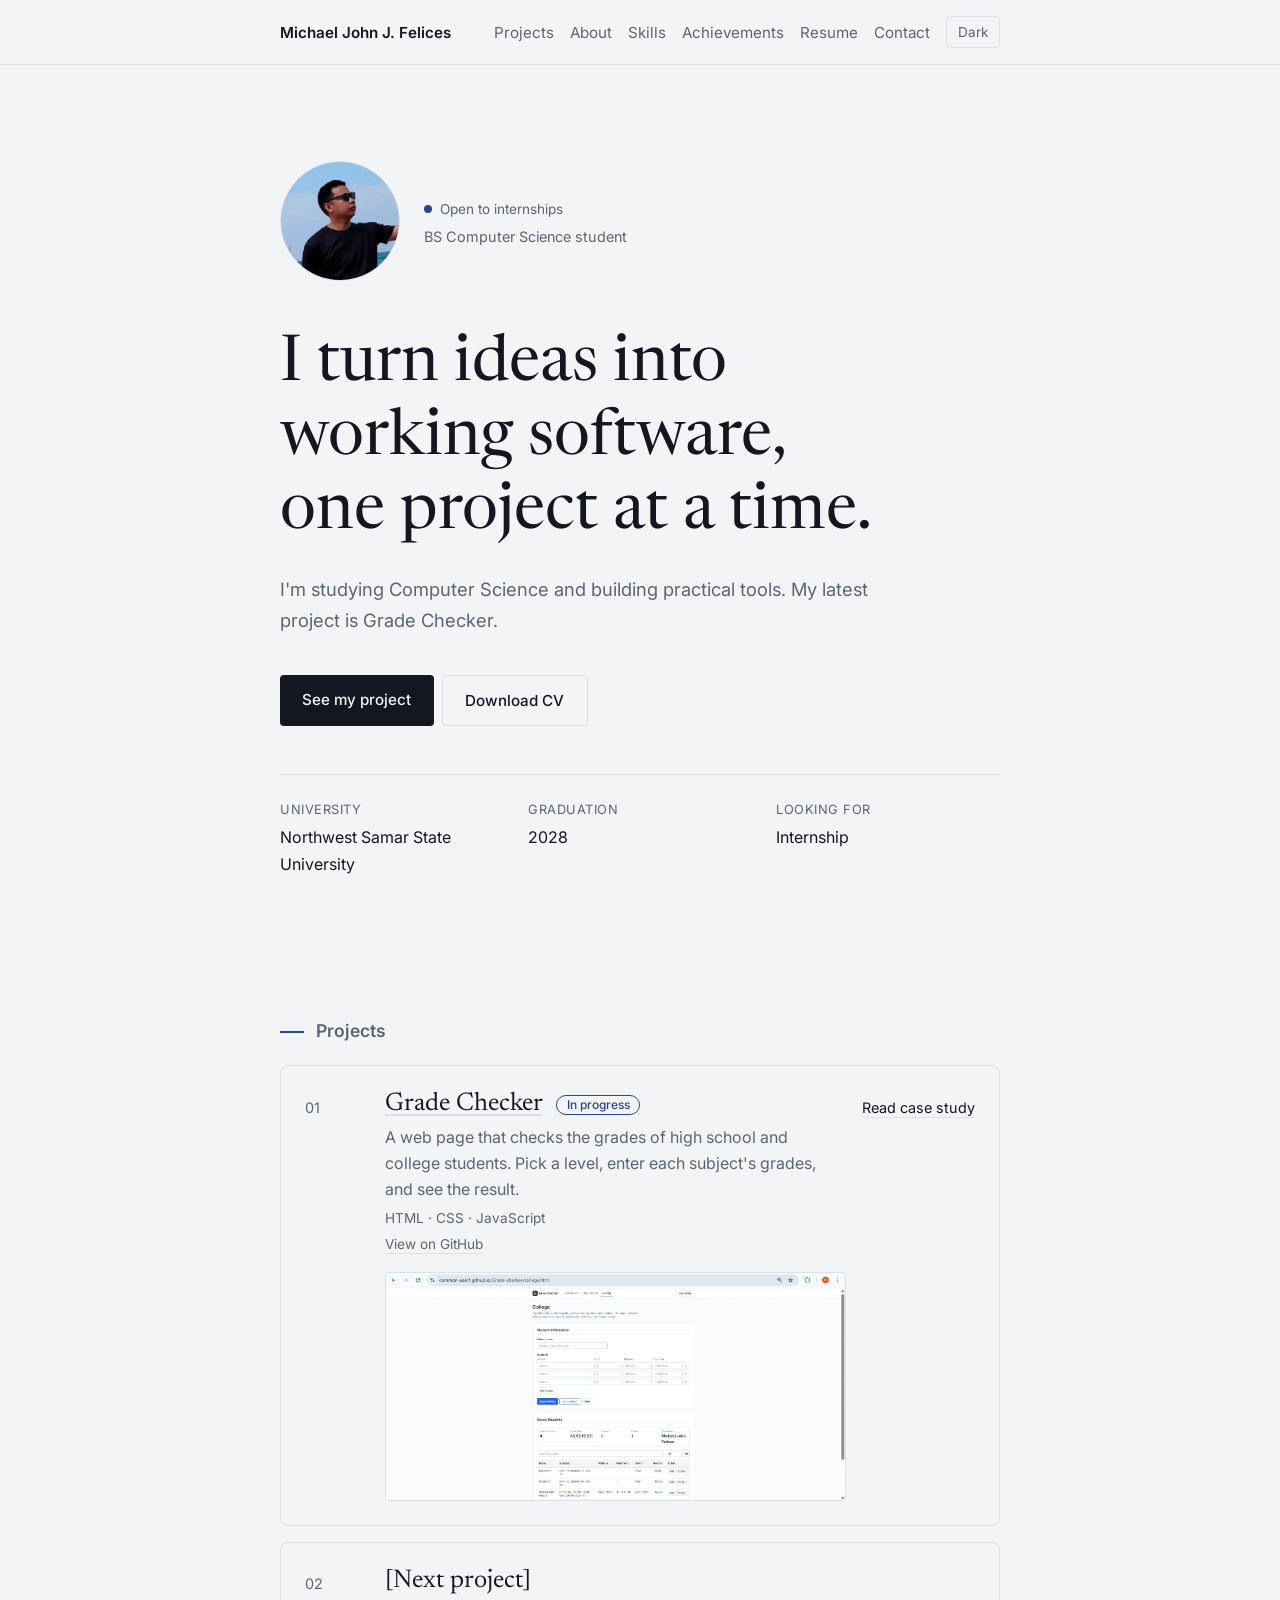
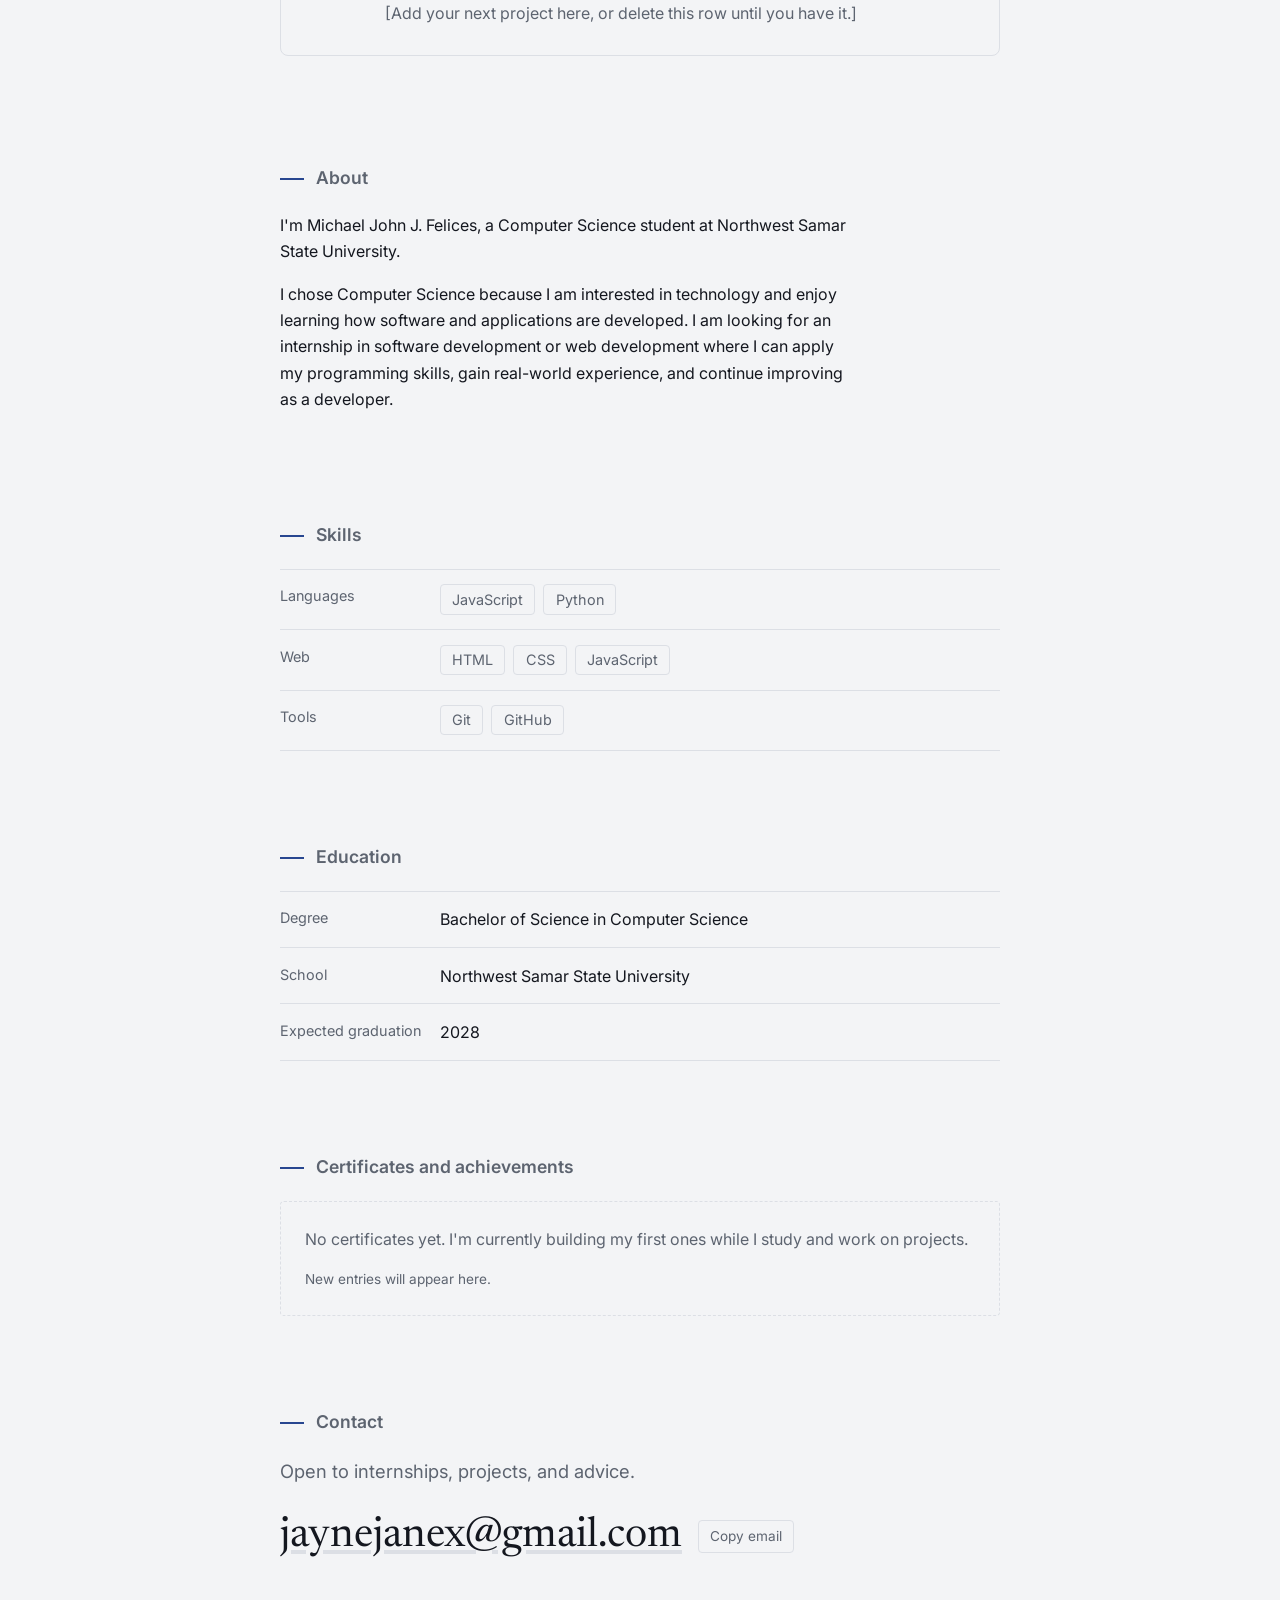
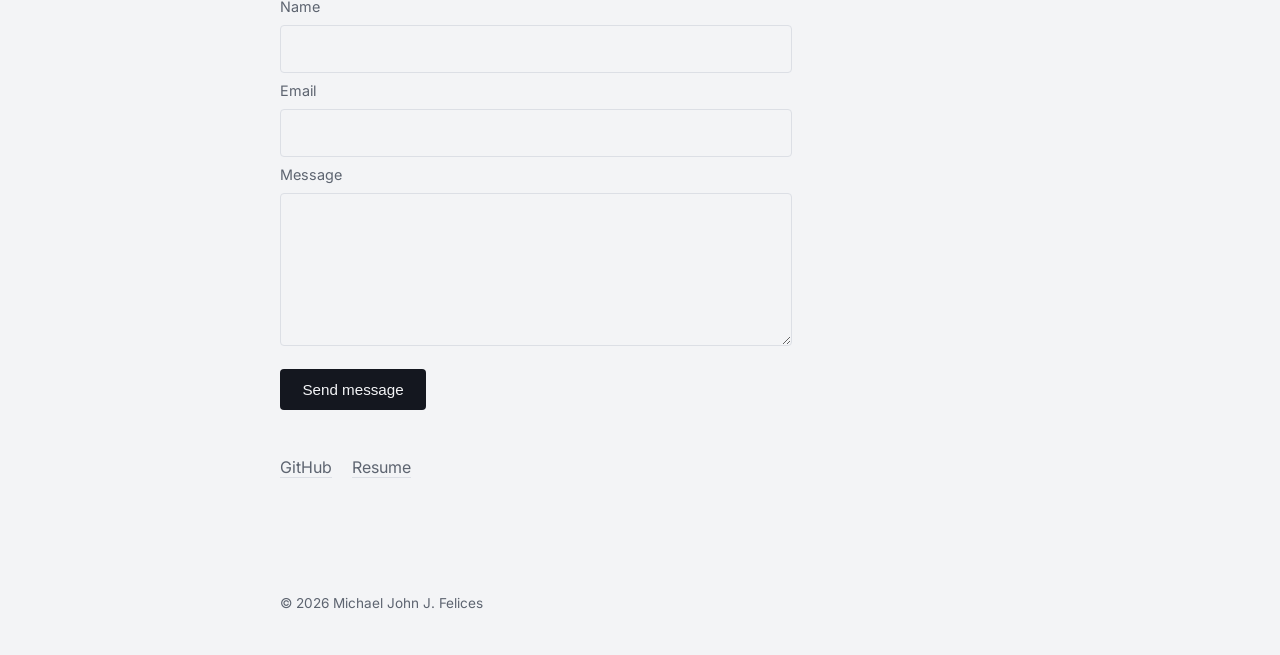
<file: index.html>
<!DOCTYPE html>
<html lang="en">
<head>
  <meta charset="UTF-8">
  <meta name="viewport" content="width=device-width, initial-scale=1">
  <title>Michael John J. Felices — Computer Science Student</title>
  <meta name="description" content="Portfolio of Michael John J. Felices, a Bachelor of Science in Computer Science student.">
  <meta property="og:title" content="Michael John J. Felices — Computer Science Student">
  <meta property="og:description" content="Portfolio of a Bachelor of Science in Computer Science student.">
  <meta property="og:type" content="website">
  <meta property="og:url" content="https://common-user1.github.io/Portfolio/">
  <meta property="og:image" content="https://common-user1.github.io/Portfolio/assets/og-image.jpg">
  <meta property="og:image:width" content="1200">
  <meta property="og:image:height" content="630">
  <meta property="og:image:alt" content="Michael John J. Felices, BS Computer Science student">
  <meta name="twitter:card" content="summary_large_image">
  <meta name="author" content="Michael John J. Felices">
  <meta name="google-site-verification" content="HoCUYy__B5C7-MtmdukjYqiQRckSUj_-kcW7W5-4pVY" />
  <link rel="canonical" href="https://common-user1.github.io/Portfolio/">
  <script>
    /* Apply the saved theme before the page paints (avoids a flash) */
    try { var t = localStorage.getItem('theme'); if (t) document.documentElement.dataset.theme = t; } catch (e) {}
  </script>
  <link rel="icon" href="data:image/svg+xml,<svg xmlns=%27http://www.w3.org/2000/svg%27 viewBox=%270 0 32 32%27><rect width=%2732%27 height=%2732%27 rx=%276%27 fill=%27%23274690%27/><text x=%2716%27 y=%2722%27 font-size=%2714%27 text-anchor=%27middle%27 fill=%27white%27 font-family=%27sans-serif%27 font-weight=%27600%27>MF</text></svg>">
  <link rel="preconnect" href="https://fonts.googleapis.com">
  <link rel="preconnect" href="https://fonts.gstatic.com" crossorigin>
  <link rel="preload" as="style" href="https://fonts.googleapis.com/css2?family=Inter:wght@400;500;600&family=Newsreader&display=swap" onload="this.onload=null;this.rel='stylesheet'">
  <noscript><link rel="stylesheet" href="https://fonts.googleapis.com/css2?family=Inter:wght@400;500;600&family=Newsreader&display=swap"></noscript>
  <link rel="stylesheet" href="css/style.css">
</head>
<body>

  <a class="skip-link" href="#top">Skip to content</a>

  <header class="site-header">
    <a class="logo" href="#top">Michael John J. Felices</a>
    <button class="menu-toggle btn-quiet" id="menu-toggle" type="button" aria-expanded="false" aria-controls="site-nav">Menu</button>
    <nav id="site-nav" aria-label="Main">
      <a href="#projects">Projects</a>
      <a href="#about">About</a>
      <a href="#skills">Skills</a>
      <a href="#achievements">Achievements</a>
      <a href="resume.html">Resume</a>
      <a href="#contact">Contact</a>
      <button class="btn-quiet" id="theme-toggle" type="button">Dark</button>
    </nav>
  </header>

  <main id="top">

    <section class="hero container">
      <div class="hero-top">
        <img class="avatar" src="assets/profile.webp" width="120" height="120" alt="Portrait of Michael John J. Felices">
        <div>
          <p class="badge">Open to internships</p>
          <p class="eyebrow">BS Computer Science student</p>
        </div>
      </div>
      <h1>I turn ideas into working software, one project at a time.</h1>
      <p class="lead">I'm studying Computer Science and building practical tools. My latest project is Grade Checker.</p>
      <div class="hero-actions">
        <a class="button" href="#projects">See my project</a>
        <a class="button button-ghost" href="assets/Felices-CV.pdf" download>Download CV</a>
      </div>
      <dl class="hero-facts">
        <div><dt>University</dt><dd>Northwest Samar State University</dd></div>
        <div><dt>Graduation</dt><dd>2028</dd></div>
        <div><dt>Looking for</dt><dd>Internship</dd></div>
      </dl>
    </section>

    <!-- EDIT: add each new project as another <li class="work-item reveal"> row. -->
    <section id="projects" class="container section">
      <h2 class="section-title reveal">Projects</h2>
      <ul class="work-list">
        <li class="work-item reveal">
          <span class="work-year">01</span>
          <div class="work-body">
            <h3><a href="grade-checker.html">Grade Checker</a> <span class="status">In progress</span></h3>
            <p>A web page that checks the grades of high school and college students. Pick a level, enter each subject's grades, and see the result.</p>
            <p class="tags">HTML · CSS · JavaScript</p>
            <p class="tags"><a href="https://github.com/Common-User1/Grade-checker">View on GitHub</a></p>
          <a href="grade-checker.html">
              <img class="work-thumb" src="assets/grade-checker.webp" width="1365" height="676" loading="lazy" alt="...">
            </a>
          </div>
          <a class="work-link" href="grade-checker.html">Read case study</a>
        </li>
        <li class="work-item no-link reveal">
          <span class="work-year">02</span>
          <div class="work-body">
            <h3>[Next project]</h3>
            <p>[Add your next project here, or delete this row until you have it.]</p>
          </div>
        </li>
      </ul>
    </section>

    <section id="about" class="container section about">
      <h2 class="section-title reveal">About</h2>
      <div class="about-body reveal">
        <p>I'm Michael John J. Felices, a Computer Science student at Northwest Samar State University.</p>
        <p>I chose Computer Science because I am interested in technology and enjoy learning how software and applications are developed. I am looking for an internship in software development or web development where I can apply my programming skills, gain real-world experience, and continue improving as a developer.</p>        
      </div>
    </section>

    <section id="skills" class="container section">
      <h2 class="section-title reveal">Skills</h2>
      <dl class="facts reveal">
        <div><dt>Languages</dt><dd><ul class="chips"><li>JavaScript</li><li>Python</li></ul></dd></div>
        <div><dt>Web</dt><dd><ul class="chips"><li>HTML</li><li>CSS</li><li>JavaScript</li></ul></dd></div>
        <div><dt>Tools</dt><dd><ul class="chips"><li>Git</li><li>GitHub</li></ul></dd></div>
      </dl>
    </section>

    <section id="education" class="container section">
      <h2 class="section-title reveal">Education</h2>
      <dl class="facts reveal">
        <div><dt>Degree</dt><dd>Bachelor of Science in Computer Science</dd></div>
        <div><dt>School</dt><dd>Northwest Samar State University</dd></div>
        <div><dt>Expected graduation</dt><dd>2028</dd></div>
      </dl>
    </section>

    <section id="achievements" class="container section">
      <h2 class="section-title reveal">Certificates and achievements</h2>
      <div class="empty-state reveal">
        <p>No certificates yet. I'm currently building my first ones while I study and work on projects.</p>
        <p class="tags">New entries will appear here.</p>
      </div>
      <!-- EDIT: when you have a certificate, replace the empty-state div above with:
      <dl class="facts reveal">
        <div><dt>2026</dt><dd>Certificate name, issuer</dd></div>
      </dl>
      -->
    </section>

    <section id="contact" class="container section contact">
      <h2 class="section-title reveal">Contact</h2>
      <div class="reveal">
        <p class="lead">Open to internships, projects, and advice.</p>
        <div class="contact-actions">
          <a class="email" id="email-link" href="mailto:jaynejanex@gmail.com">jaynejanex@gmail.com</a>
          <button class="btn-quiet" id="copy-email" type="button">Copy email</button>
        </div>
        <form class="contact-form" id="contact-form" action="https://formspree.io/f/xnppoapl" method="POST">
          <label for="name">Name</label>
          <input id="name" name="name" type="text" required autocomplete="name">
          <label for="email">Email</label>
          <input id="email" name="email" type="email" required autocomplete="email">
          <label for="message">Message</label>
          <textarea id="message" name="message" rows="5" required></textarea>
          <input type="text" name="_gotcha" style="display:none" tabindex="-1" autocomplete="off">
          <button class="button" type="submit">Send message</button>
          <p class="form-status" id="form-status" role="status"></p>
        </form>

        <p class="social"><a href="https://github.com/Common-User1" rel="me noopener">GitHub</a> <a href="resume.html">Resume</a></p>
      </div>
    </section>

  </main>

  <footer class="site-footer container">
    <p>© <span id="year"></span> Michael John J. Felices</p>
  </footer>

  <script src="js/main.js"></script>
</body>
</html>
</file>
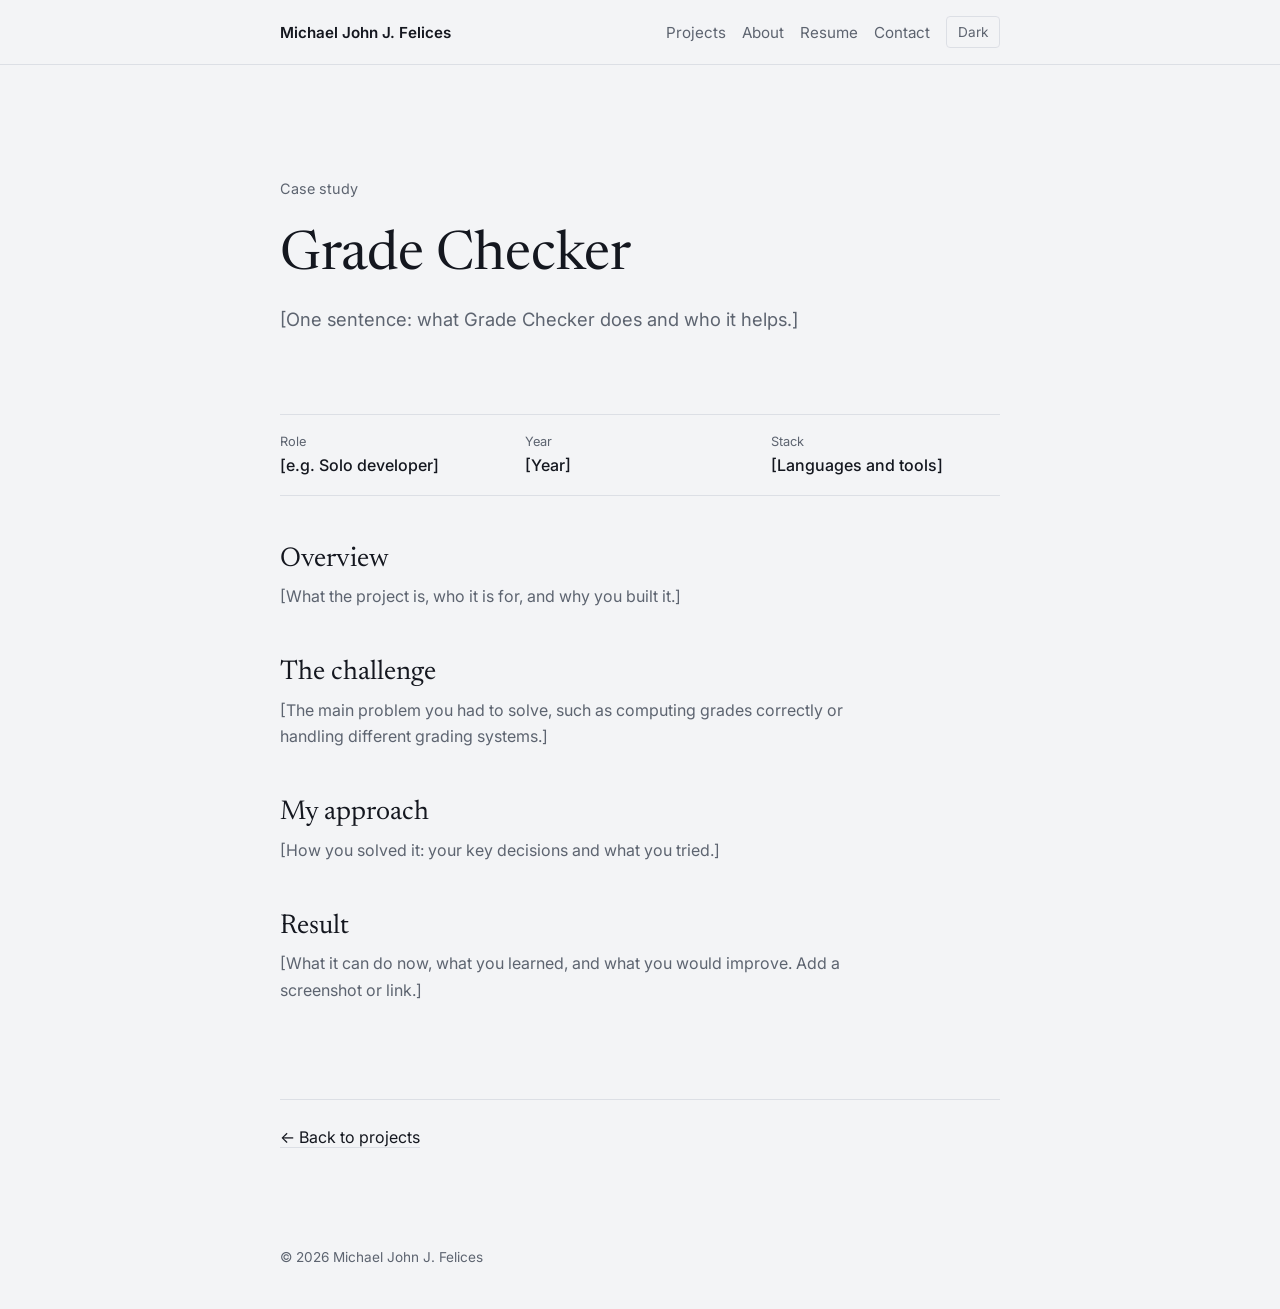
<file: grade-checker.html>
<!DOCTYPE html>
<html lang="en">
<head>
  <meta charset="UTF-8">
  <meta name="viewport" content="width=device-width, initial-scale=1">
  <title>Grade Checker — Michael John J. Felices</title>
  <meta name="description" content="Case study: Grade Checker, a project by Michael John J. Felices.">
  <script>
    try { var t = localStorage.getItem('theme'); if (t) document.documentElement.dataset.theme = t; } catch (e) {}
  </script>
  <link rel="icon" href="data:image/svg+xml,<svg xmlns=%27http://www.w3.org/2000/svg%27 viewBox=%270 0 32 32%27><rect width=%2732%27 height=%2732%27 rx=%276%27 fill=%27%23274690%27/><text x=%2716%27 y=%2722%27 font-size=%2714%27 text-anchor=%27middle%27 fill=%27white%27 font-family=%27sans-serif%27 font-weight=%27600%27>MF</text></svg>">
  <link rel="preconnect" href="https://fonts.googleapis.com">
  <link rel="preconnect" href="https://fonts.gstatic.com" crossorigin>
  <link href="https://fonts.googleapis.com/css2?family=Inter:wght@400;500;600&family=Newsreader&display=swap" rel="stylesheet">
  <link rel="stylesheet" href="css/style.css">
</head>
<body>
  <header class="site-header">
    <a class="logo" href="index.html">Michael John J. Felices</a>
    <nav aria-label="Main">
      <a href="index.html#projects">Projects</a>
      <a href="index.html#about">About</a>
      <a href="resume.html">Resume</a>
      <a href="index.html#contact">Contact</a>
      <button class="btn-quiet" id="theme-toggle" type="button">Dark</button>
    </nav>
  </header>
  <main>
    <article class="container case">
      <div class="page-intro">
        <p class="eyebrow">Case study</p>
        <h1>Grade Checker</h1>
        <p class="lead">[One sentence: what Grade Checker does and who it helps.]</p>
      </div>
      <dl class="meta">
        <div><dt>Role</dt><dd>[e.g. Solo developer]</dd></div>
        <div><dt>Year</dt><dd>[Year]</dd></div>
        <div><dt>Stack</dt><dd>[Languages and tools]</dd></div>
      </dl>
      <h2>Overview</h2>
      <p>[What the project is, who it is for, and why you built it.]</p>
      <h2>The challenge</h2>
      <p>[The main problem you had to solve, such as computing grades correctly or handling different grading systems.]</p>
      <h2>My approach</h2>
      <p>[How you solved it: your key decisions and what you tried.]</p>
      <h2>Result</h2>
      <p>[What it can do now, what you learned, and what you would improve. Add a screenshot or link.]</p>
      <nav class="case-nav" aria-label="Case study"><a href="index.html#projects">← Back to projects</a></nav>
    </article>
  </main>
  <footer class="site-footer container"><p>© <span id="year"></span> Michael John J. Felices</p></footer>
  <script src="js/main.js"></script>
</body>
</html>
</file>
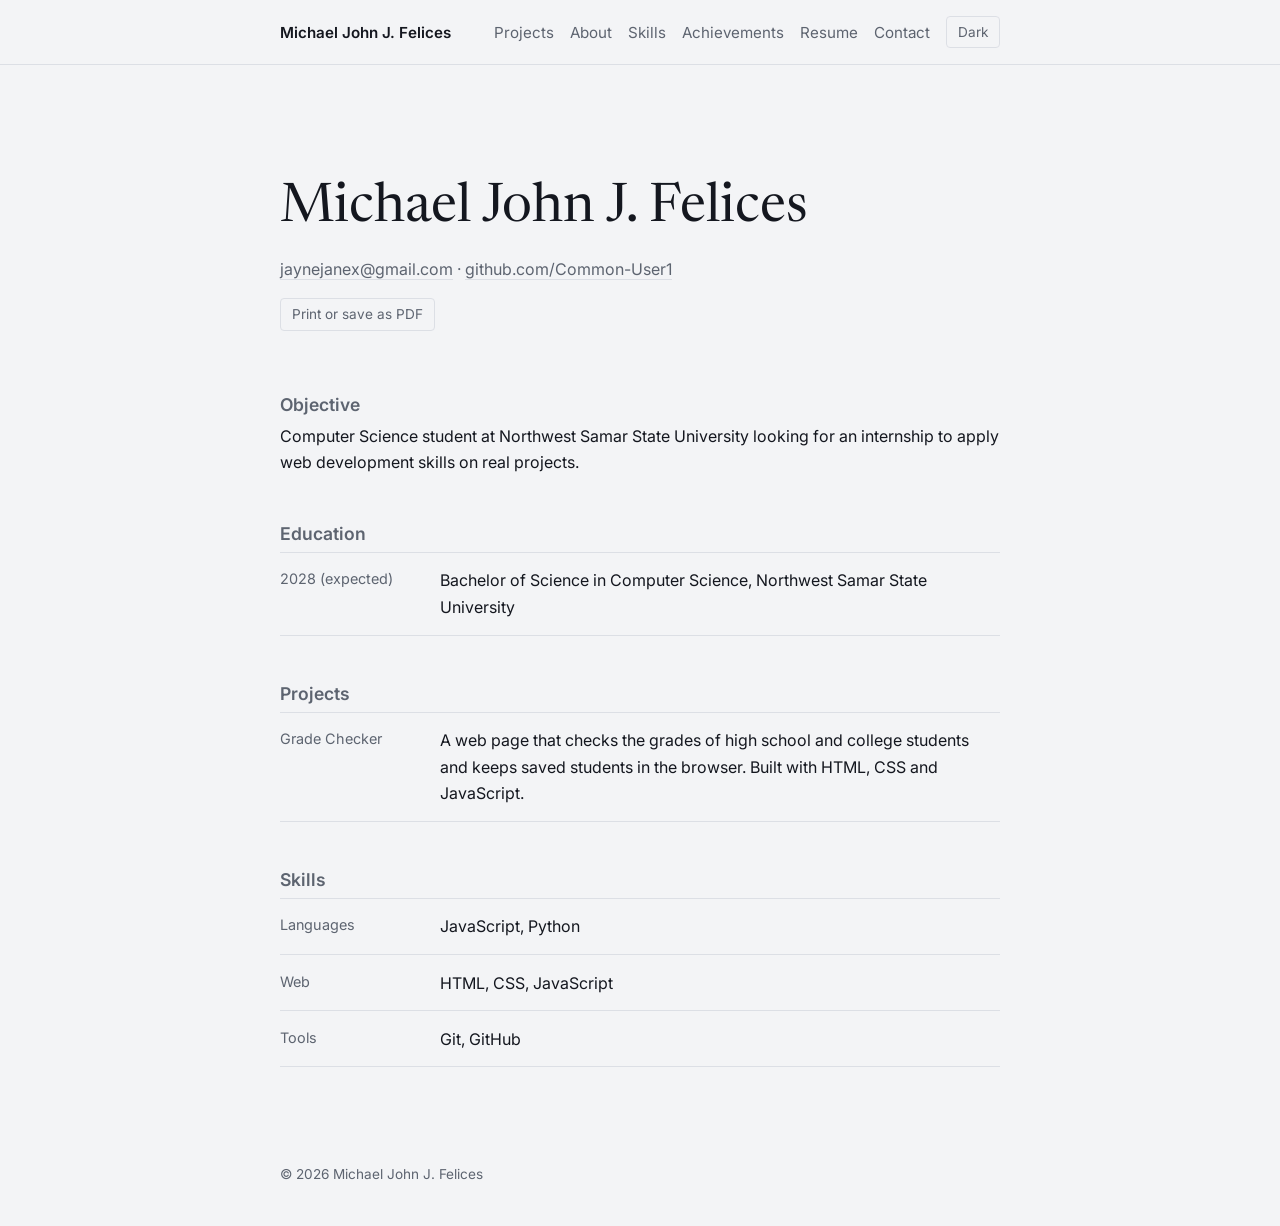
<file: resume.html>
<!DOCTYPE html>
<html lang="en">
<head>
  <meta charset="UTF-8">
  <meta name="viewport" content="width=device-width, initial-scale=1">
  <title>Resume — Michael John J. Felices</title>
  <meta name="description" content="Resume of Michael John J. Felices, Bachelor of Science in Computer Science student.">
  <script>
    try { var t = localStorage.getItem('theme'); if (t) document.documentElement.dataset.theme = t; } catch (e) {}
  </script>
  <link rel="icon" href="data:image/svg+xml,<svg xmlns=%27http://www.w3.org/2000/svg%27 viewBox=%270 0 32 32%27><rect width=%2732%27 height=%2732%27 rx=%276%27 fill=%27%23274690%27/><text x=%2716%27 y=%2722%27 font-size=%2714%27 text-anchor=%27middle%27 fill=%27white%27 font-family=%27sans-serif%27 font-weight=%27600%27>MF</text></svg>">
  <link rel="preconnect" href="https://fonts.googleapis.com">
  <link rel="preconnect" href="https://fonts.gstatic.com" crossorigin>
  <link href="https://fonts.googleapis.com/css2?family=Inter:wght@400;500;600&family=Newsreader&display=swap" rel="stylesheet">
  <link rel="stylesheet" href="css/style.css">
</head>
<body>
  <header class="site-header">
    <a class="logo" href="index.html">Michael John J. Felices</a>
    <nav aria-label="Main">
      <a href="index.html#projects">Projects</a>
      <a href="index.html#about">About</a>
      <a href="index.html#skills">Skills</a>
      <a href="index.html#achievements">Achievements</a>
      <a href="resume.html">Resume</a>
      <a href="index.html#contact">Contact</a>
      <button class="btn-quiet" id="theme-toggle" type="button">Dark</button>
    </nav>
  </header>
  <main>
    <article class="container resume">
      <div class="page-intro">
        <h1>Michael John J. Felices</h1>
        <p class="resume-contact"><a href="mailto:jaynejanex@gmail.com">jaynejanex@gmail.com</a> · <a href="https://github.com/Common-User1" rel="me noopener">github.com/Common-User1</a></p>
        <button class="btn-quiet no-print" id="print-btn" type="button">Print or save as PDF</button>
      </div>
      <h2>Objective</h2>
      <p>Computer Science student at Northwest Samar State University looking for an internship to apply web development skills on real projects.</p>
      <h2>Education</h2>
      <dl class="facts">
        <div><dt>2028 (expected)</dt><dd>Bachelor of Science in Computer Science, Northwest Samar State University</dd></div>
      </dl>
      <h2>Projects</h2>
      <dl class="facts">
        <div><dt>Grade Checker</dt><dd>A web page that checks the grades of high school and college students and keeps saved students in the browser. Built with HTML, CSS and JavaScript.</dd></div>
      </dl>
      <h2>Skills</h2>
      <dl class="facts">
        <div><dt>Languages</dt><dd>JavaScript, Python</dd></div>
        <div><dt>Web</dt><dd>HTML, CSS, JavaScript</dd></div>
        <div><dt>Tools</dt><dd>Git, GitHub</dd></div>
      </dl>
    </article>
  </main>
  <footer class="site-footer container"><p>© <span id="year"></span> Michael John J. Felices</p></footer>
  <script src="js/main.js"></script>
</body>
</html>
</file>
<file: css/style.css>
/* ==========================================================
   1. VARIABLES — EDIT: change the whole look from here
   ========================================================== */
:root {
  --bg: #f3f4f6;
  --text: #14171f;
  --muted: #5d6470;
  --line: #dcdfe5;
  --accent: #274690;

  --font-display: "Newsreader", Georgia, serif;
  --font-body: "Inter", system-ui, -apple-system, "Segoe UI", sans-serif;

  --space-1: 0.5rem;
  --space-2: 1rem;
  --space-3: 1.5rem;
  --space-4: 3rem;
  --space-5: 6rem;
  --radius: 4px;
}

/* Dark mode: follows the device unless the visitor picks a theme */
@media (prefers-color-scheme: dark) {
  :root:not([data-theme="light"]) {
    --bg: #10131a;
    --text: #e8eaf0;
    --muted: #98a0ae;
    --line: #242a36;
    --accent: #8aa8f0;
  }
}
:root[data-theme="dark"] {
    --bg: #10131a;
    --text: #e8eaf0;
    --muted: #98a0ae;
    --line: #242a36;
    --accent: #8aa8f0;
}

/* ==========================================================
   2. BASE
   ========================================================== */
*, *::before, *::after { box-sizing: border-box; }
html { scroll-behavior: smooth; scroll-padding-top: 5rem; }
body {
  margin: 0;
  background: var(--bg);
  color: var(--text);
  font-family: var(--font-body);
  font-size: 1rem;
  line-height: 1.65;
  -webkit-font-smoothing: antialiased;
}
h1, h2, h3 { font-family: var(--font-display); font-weight: 400; line-height: 1.15; margin: 0; }
p { margin: 0 0 var(--space-2); }
a { color: inherit; text-decoration-color: var(--line); text-underline-offset: 4px; transition: color .2s, text-decoration-color .2s; }
a:hover { color: var(--accent); text-decoration-color: var(--accent); }
:focus-visible { outline: 2px solid var(--accent); outline-offset: 3px; }

/* ==========================================================
   3. LAYOUT
   ========================================================== */
.container { width: min(100% - 3rem, 720px); margin-inline: auto; }
.section { padding-block: var(--space-5) 0; }

.site-header {
  position: sticky; top: 0; z-index: 10;
  display: flex; justify-content: space-between; align-items: center;
  padding: var(--space-2) max(1.5rem, calc((100% - 720px) / 2));
  background: color-mix(in srgb, var(--bg) 92%, transparent);
  border-bottom: 1px solid var(--line);
}
.site-header nav { display: flex; gap: var(--space-3); }
.site-header nav a, .logo { text-decoration: none; font-size: 0.95rem; }
.logo { font-weight: 600; }
.site-header nav a { color: var(--muted); }
.site-header nav a:hover { color: var(--text); }

/* ==========================================================
   4. COMPONENTS
   ========================================================== */
.eyebrow { color: var(--muted); font-size: 0.9rem; margin-bottom: var(--space-3); }
.lead { color: var(--muted); font-size: 1.15rem; max-width: 34em; }
.button {
  display: inline-block; margin-top: var(--space-2);
  padding: 0.75rem 1.4rem; border-radius: var(--radius);
  background: var(--text); color: var(--bg);
  text-decoration: none; font-weight: 500; font-size: 0.95rem;
  transition: background .2s, transform .2s;
}
.button:hover { background: var(--accent); color: var(--bg); transform: translateY(-1px); }

.section-title { font-size: 1.1rem; font-family: var(--font-body); font-weight: 600; color: var(--muted); margin-bottom: var(--space-3); }
.small-title { font-family: var(--font-body); font-size: 0.95rem; font-weight: 600; margin: var(--space-3) 0 var(--space-1); }

/* ==========================================================
   5. SECTIONS
   ========================================================== */
.hero { padding-block: 9rem var(--space-2); }
.hero h1 { font-size: clamp(2.5rem, 7vw, 4rem); margin-bottom: var(--space-3); max-width: 15em; }

.work-list { list-style: none; margin: 0; padding: 0; }
.work-item {
  display: grid; grid-template-columns: 4rem 1fr auto; gap: var(--space-2);
  padding-block: var(--space-3); border-top: 1px solid var(--line);
}
.work-item:last-child { border-bottom: 1px solid var(--line); }
.work-year { color: var(--muted); font-size: 0.9rem; padding-top: 0.35rem; }
.work-body h3 { font-size: 1.6rem; margin-bottom: 0.25rem; }
.work-body p { margin-bottom: 0.25rem; color: var(--muted); }
.tags { font-size: 0.85rem; }
.work-link { font-size: 0.9rem; align-self: start; padding-top: 0.35rem; }

.about-body p { max-width: 36em; }
.tools { color: var(--muted); }

.email { font-family: var(--font-display); font-size: clamp(1.8rem, 5vw, 2.6rem); }
.social { margin-top: var(--space-2); }
.social a { margin-right: var(--space-2); color: var(--muted); }

.site-footer { padding-block: var(--space-5) var(--space-3); color: var(--muted); font-size: 0.85rem; }

/* ==========================================================
   6. MOTION — subtle reveal on scroll
   ========================================================== */
.reveal { opacity: 0; transform: translateY(12px); transition: opacity .6s ease, transform .6s ease; }
.reveal.is-visible { opacity: 1; transform: none; }

@media (prefers-reduced-motion: reduce) {
  html { scroll-behavior: auto; }
  .reveal { opacity: 1; transform: none; transition: none; }
  .button, a { transition: none; }
}

/* ==========================================================
   7. RESPONSIVE (small screens)
   ========================================================== */
@media (max-width: 560px) {
  .hero { padding-top: 6rem; }
  .work-item { grid-template-columns: 1fr; gap: 0.25rem; }
  .work-link { padding-top: var(--space-1); }
}

.work-item.no-link { grid-template-columns: 4rem 1fr; }
.hero h1 { font-weight: 400; }

/* ==========================================================
   8. BUTTONS (quiet) and header on small screens
   ========================================================== */
.btn-quiet { background: none; border: 1px solid var(--line); border-radius: var(--radius); color: var(--muted);
  font: inherit; font-size: 0.85rem; padding: 0.25rem 0.7rem; cursor: pointer; transition: color .2s, border-color .2s; }
.btn-quiet:hover { color: var(--text); border-color: var(--muted); }
.site-header { flex-wrap: wrap; gap: 0.5rem 1rem; }
.site-header nav { align-items: center; flex-wrap: wrap; gap: 0.5rem var(--space-3); }
@media (max-width: 560px) { .site-header nav { gap: 0.5rem 1rem; } .site-header nav a, .logo { font-size: 0.85rem; } }

/* ==========================================================
   9. CASE STUDY PAGE
   ========================================================== */
.page-intro { padding-block: 7rem var(--space-2); }
.page-intro h1 { font-size: clamp(2.2rem, 6vw, 3.4rem); margin-bottom: var(--space-2); }
.meta { display: grid; grid-template-columns: repeat(3, 1fr); gap: var(--space-2);
  margin-block: var(--space-4); padding-block: var(--space-2); border-block: 1px solid var(--line); }
.meta dt { color: var(--muted); font-size: 0.8rem; }
.meta dd { margin: 0; font-weight: 500; }
.case h2 { font-size: 1.7rem; margin: var(--space-4) 0 var(--space-1); }
.case p { max-width: 36em; color: var(--muted); }
.case-nav { margin-top: var(--space-5); padding-top: var(--space-3); border-top: 1px solid var(--line); }
@media (max-width: 560px) { .meta { grid-template-columns: 1fr; } }

/* ==========================================================
   10. FACT LIST (education, skills, resume)
   ========================================================== */
.facts { margin: 0; }
.facts div { display: grid; grid-template-columns: 9rem 1fr; gap: var(--space-2); padding-block: 0.9rem; border-top: 1px solid var(--line); }
.facts div:last-child { border-bottom: 1px solid var(--line); }
.facts dt { color: var(--muted); font-size: 0.9rem; }
.facts dd { margin: 0; }
@media (max-width: 560px) { .facts div { grid-template-columns: 1fr; gap: 0.15rem; } }

/* ==========================================================
   11. RESUME PAGE (screen and print)
   ========================================================== */
.resume h2 { font-size: 1.1rem; font-family: var(--font-body); font-weight: 600; color: var(--muted); margin: var(--space-4) 0 var(--space-1); }
.resume-contact { color: var(--muted); }
@media print {
  .site-header, .site-footer, .no-print { display: none !important; }
  body { background: #fff; color: #000; font-size: 11pt; }
  .container { width: 100%; }
  .page-intro { padding-top: 0; }
  .resume-contact, .facts dt, .resume h2 { color: #444; }
  a { color: #000; text-decoration: none; }
}

/* ==========================================================
   12. AVAILABILITY BADGE
   ========================================================== */
.badge { display: inline-flex; align-items: center; gap: 0.5rem; font-size: 0.85rem; color: var(--muted); margin-bottom: var(--space-3); }
.badge::before { content: ""; width: 0.5rem; height: 0.5rem; border-radius: 50%; background: var(--accent); }
.contact-actions { display: flex; align-items: center; gap: var(--space-2); flex-wrap: wrap; margin-top: var(--space-1); }

/* ---------- Secondary button ---------- */
.button-ghost { background: transparent; color: var(--text); border: 1px solid var(--line); margin-left: var(--space-1); }
.button-ghost:hover { background: transparent; color: var(--accent); border-color: var(--accent); }

/* ---------- Empty state ---------- */
.empty-state { border: 1px dashed var(--line); border-radius: var(--radius); padding: var(--space-3); color: var(--muted); }
.empty-state p:last-child { margin-bottom: 0; }

/* ---------- Contact form ---------- */
.contact-form { display: grid; gap: 0.4rem; margin-top: var(--space-3); max-width: 32rem; }
.contact-form label { font-size: 0.9rem; color: var(--muted); }
.contact-form input, .contact-form textarea {
  font: inherit; color: var(--text); background: transparent;
  border: 1px solid var(--line); border-radius: var(--radius); padding: 0.6rem 0.8rem;
}
.contact-form input:focus, .contact-form textarea:focus { outline: 2px solid var(--accent); outline-offset: 1px; }
.contact-form .button { justify-self: start; cursor: pointer; border: 0; }
.form-status { color: var(--muted); font-size: 0.9rem; margin: 0; min-height: 1.5em; }

/* ---------- Accessibility ---------- */
.skip-link { position: absolute; left: -999px; top: 0; background: var(--text); color: var(--bg); padding: 0.5rem 1rem; z-index: 10; }
.skip-link:focus { left: 0; }

/* ---------- Project thumbnail ---------- */
.work-thumb { display: block; width: 100%; height: auto; margin-top: var(--space-2); border: 1px solid var(--line); border-radius: var(--radius); }

/* ---------- Skill chips ---------- */
.chips { list-style: none; margin: 0; padding: 0; display: flex; flex-wrap: wrap; gap: 0.5rem; }
.chips li { border: 1px solid var(--line); border-radius: var(--radius); padding: 0.15rem 0.7rem; font-size: 0.9rem; color: var(--muted); }

/* ---------- Profile photo ---------- */
.avatar { display: block; width: 120px; height: 120px; border-radius: 50%; object-fit: cover; border: 1px solid var(--line); margin-bottom: var(--space-3); }

/* ---------- Active nav link ---------- */
.site-header nav a[aria-current="true"] { color: var(--text); text-decoration: underline; text-decoration-color: var(--accent); }

/* ---------- Responsive navigation ---------- */
.menu-toggle { display: none; }

@media (max-width: 820px) {
  .site-header { flex-wrap: nowrap; }
  .menu-toggle { display: inline-block; }
  .site-header nav {
    display: none; position: absolute; top: 100%; left: 0; right: 0;
    flex-direction: column; align-items: stretch; gap: 0;
    padding: 0.25rem max(1.5rem, calc((100% - 720px) / 2)) var(--space-2);
    background: var(--bg); border-bottom: 1px solid var(--line);
  }
  .site-header nav.is-open { display: flex; }
  .site-header nav a { padding: 0.8rem 0; font-size: 1rem; border-bottom: 1px solid var(--line); }
  .site-header nav .btn-quiet { margin-top: var(--space-2); align-self: flex-start; }
}

/* ---------- Hero layout ---------- */
.hero { padding-block: 6rem var(--space-4); }
.hero-top { display: flex; align-items: center; gap: var(--space-3); margin-bottom: var(--space-4); }
.hero-top .avatar { margin-bottom: 0; flex-shrink: 0; }
.hero-top .badge { margin-bottom: 0.25rem; }
.hero-top .eyebrow { margin-bottom: 0; }
.hero-actions { display: flex; flex-wrap: wrap; gap: var(--space-1); margin-top: var(--space-3); }
.hero-actions .button-ghost { margin-left: 0; }
.hero-facts {
  display: grid; grid-template-columns: repeat(3, 1fr); gap: var(--space-3);
  margin: var(--space-4) 0 0; padding-top: var(--space-3); border-top: 1px solid var(--line);
}
.hero-facts dt { font-size: 0.8rem; color: var(--muted); text-transform: uppercase; letter-spacing: 0.04em; }
.hero-facts dd { margin: 0.25rem 0 0; }

@media (max-width: 560px) {
  .hero { padding-top: 4rem; }
  .hero-top { flex-direction: column; align-items: flex-start; }
  .hero-facts { grid-template-columns: 1fr; gap: var(--space-2); }
}

/* ---------- Keep the navigation on one row on desktop ---------- */
@media (min-width: 821px) {
  .site-header { flex-wrap: nowrap; }
  .site-header nav { flex-wrap: nowrap; gap: 0 1rem; }
  .site-header nav a, .logo { white-space: nowrap; }
}

/* ---------- Project cards ---------- */
.work-item {
  padding: var(--space-3); margin-bottom: var(--space-2);
  border: 1px solid var(--line); border-radius: 8px;
  transition: opacity .6s ease, transform .3s ease, border-color .2s, box-shadow .2s;
}
.work-item:last-child { border-bottom: 1px solid var(--line); }
.work-item:hover { border-color: var(--accent); transform: translateY(-2px); box-shadow: 0 6px 20px rgb(0 0 0 / 0.06); }
.status {
  display: inline-block; margin-left: 0.5rem; padding: 0.1rem 0.6rem; vertical-align: middle;
  font: 500 0.75rem var(--font-body); color: var(--accent);
  border: 1px solid var(--accent); border-radius: 999px;
}
@media (prefers-reduced-motion: reduce) { .work-item:hover { transform: none; } }

/* ---------- Typography and section polish ---------- */
h1, h2, h3 { text-wrap: balance; }
p { text-wrap: pretty; }
::selection { background: var(--accent); color: var(--bg); }

.section-title::before {
  content: ""; display: inline-block; width: 1.5rem; height: 2px;
  margin-right: 0.75rem; vertical-align: middle; background: var(--accent);
}

@media (min-width: 821px) {
  .site-header nav a:not(.btn-quiet):hover {
    text-decoration: underline; text-decoration-color: var(--accent); text-underline-offset: 6px;
  }
}

@media (max-width: 560px) {
  .section { padding-block: 3.5rem 0; }
}
</file>
